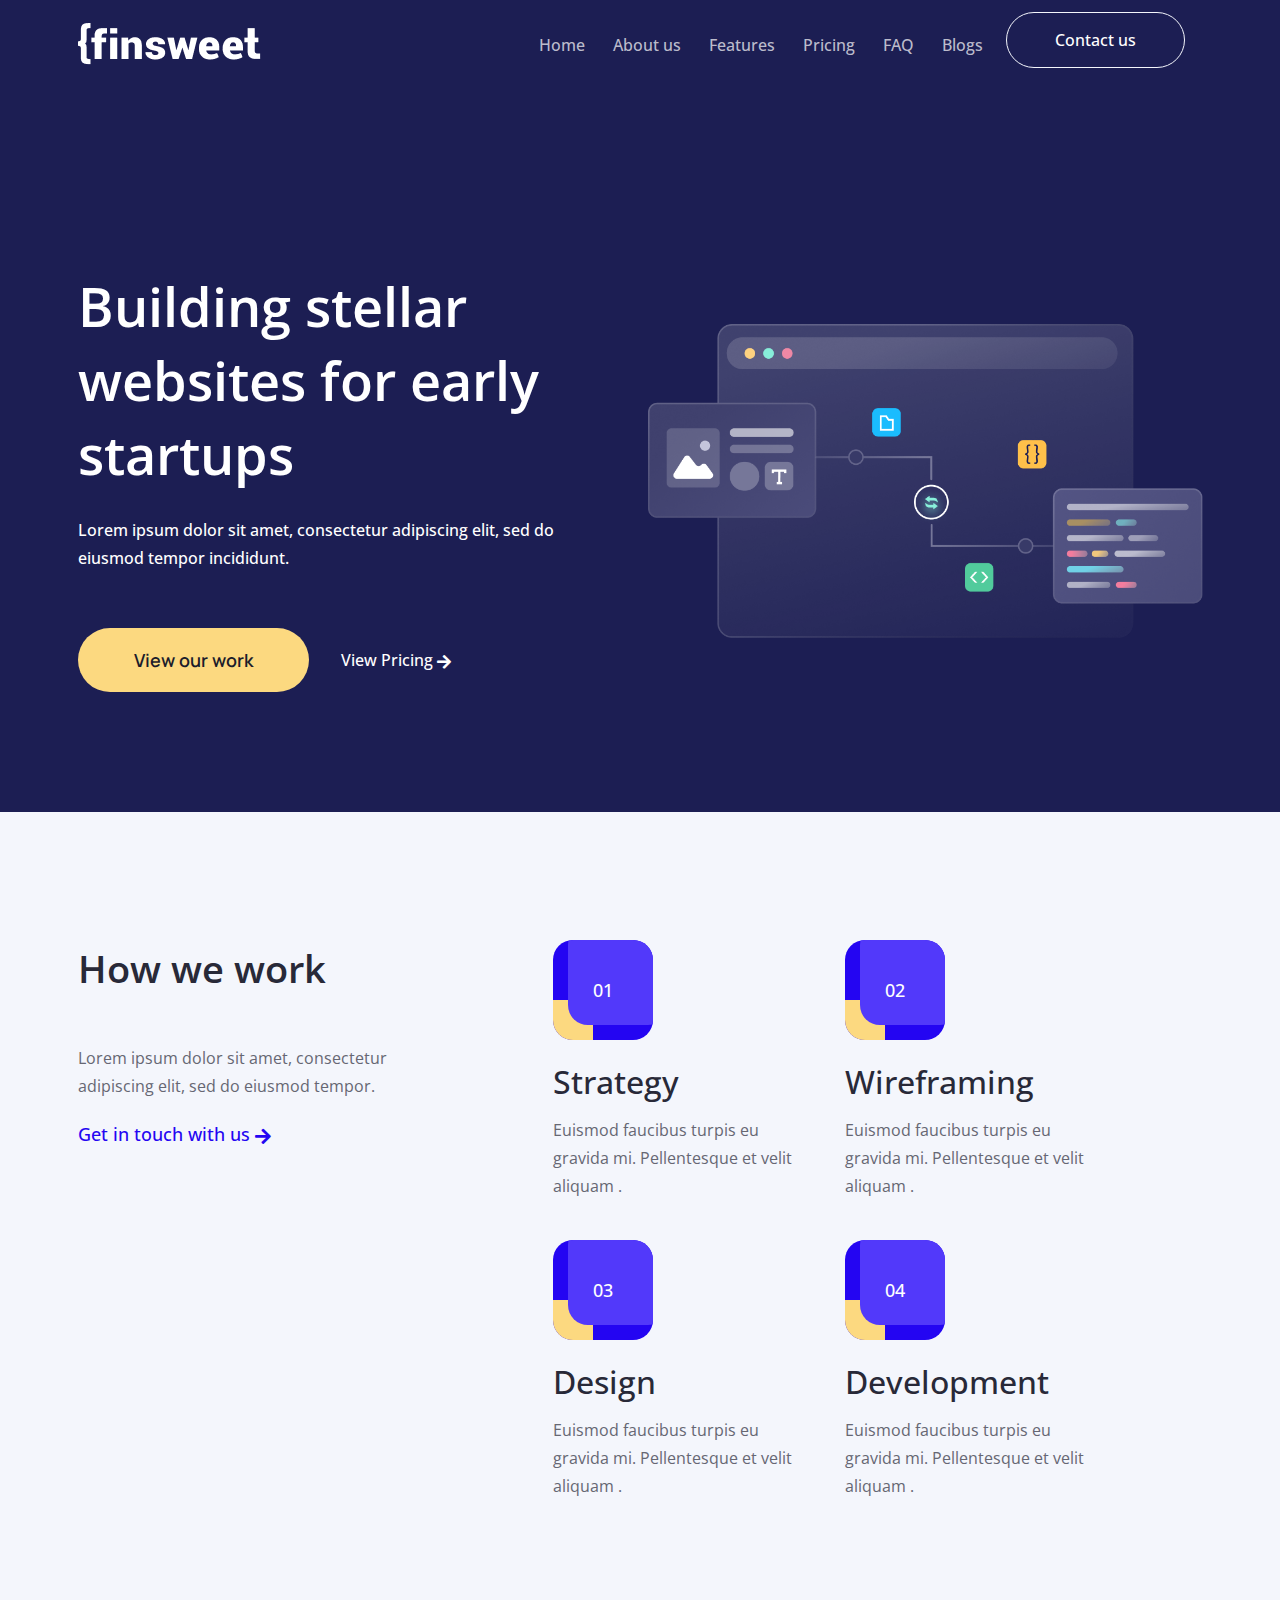
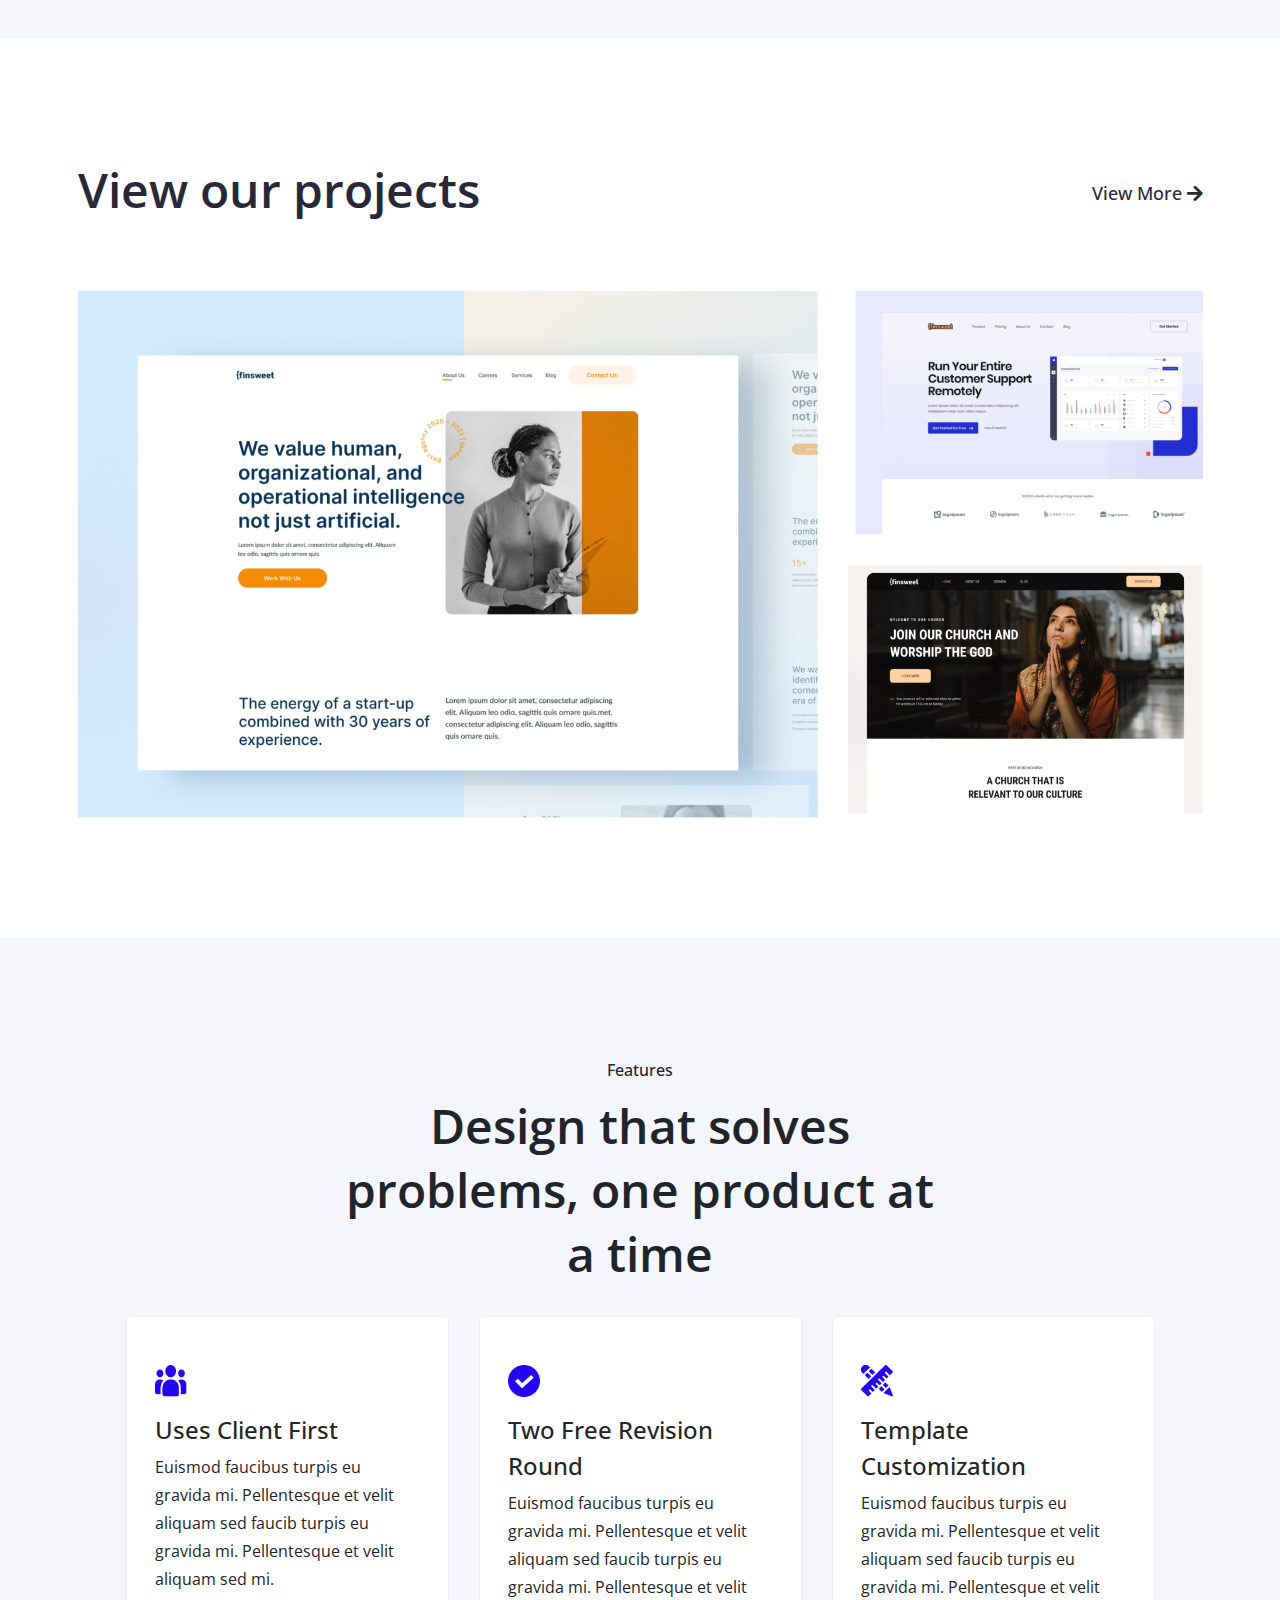
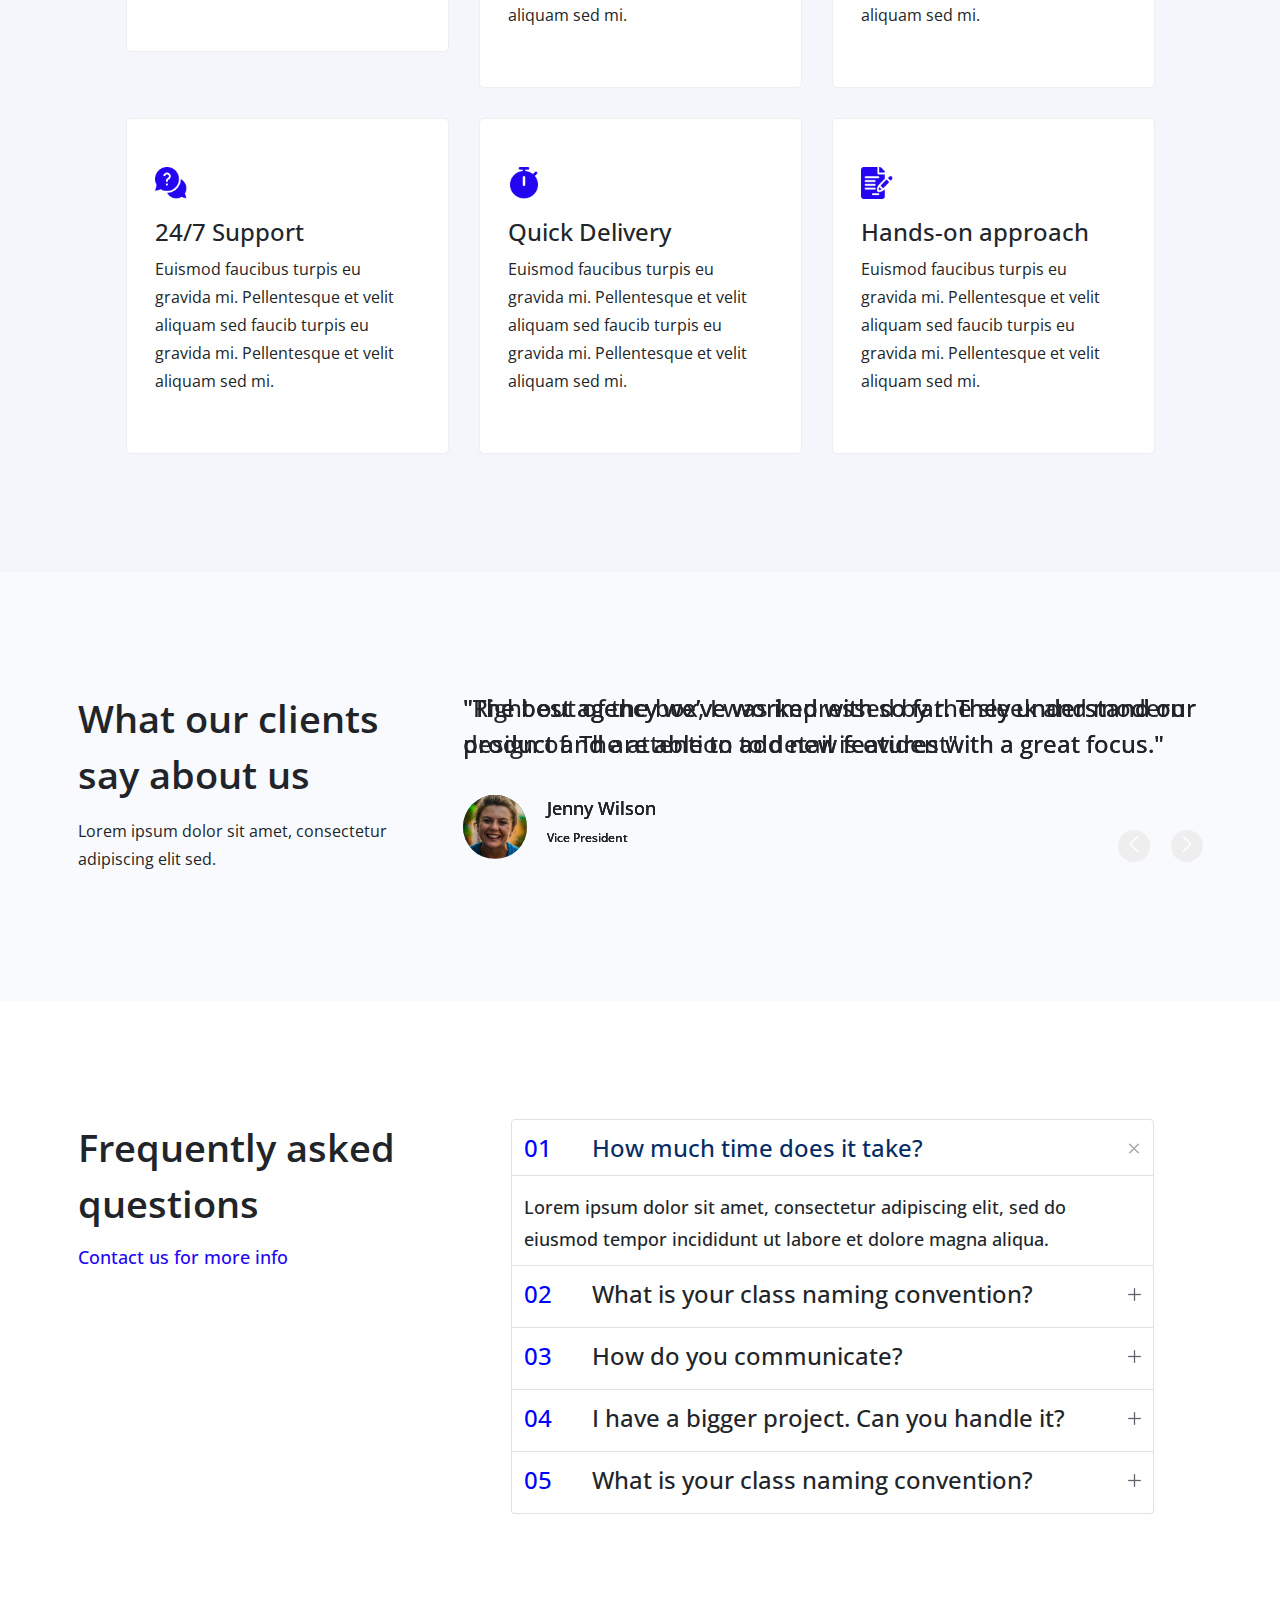
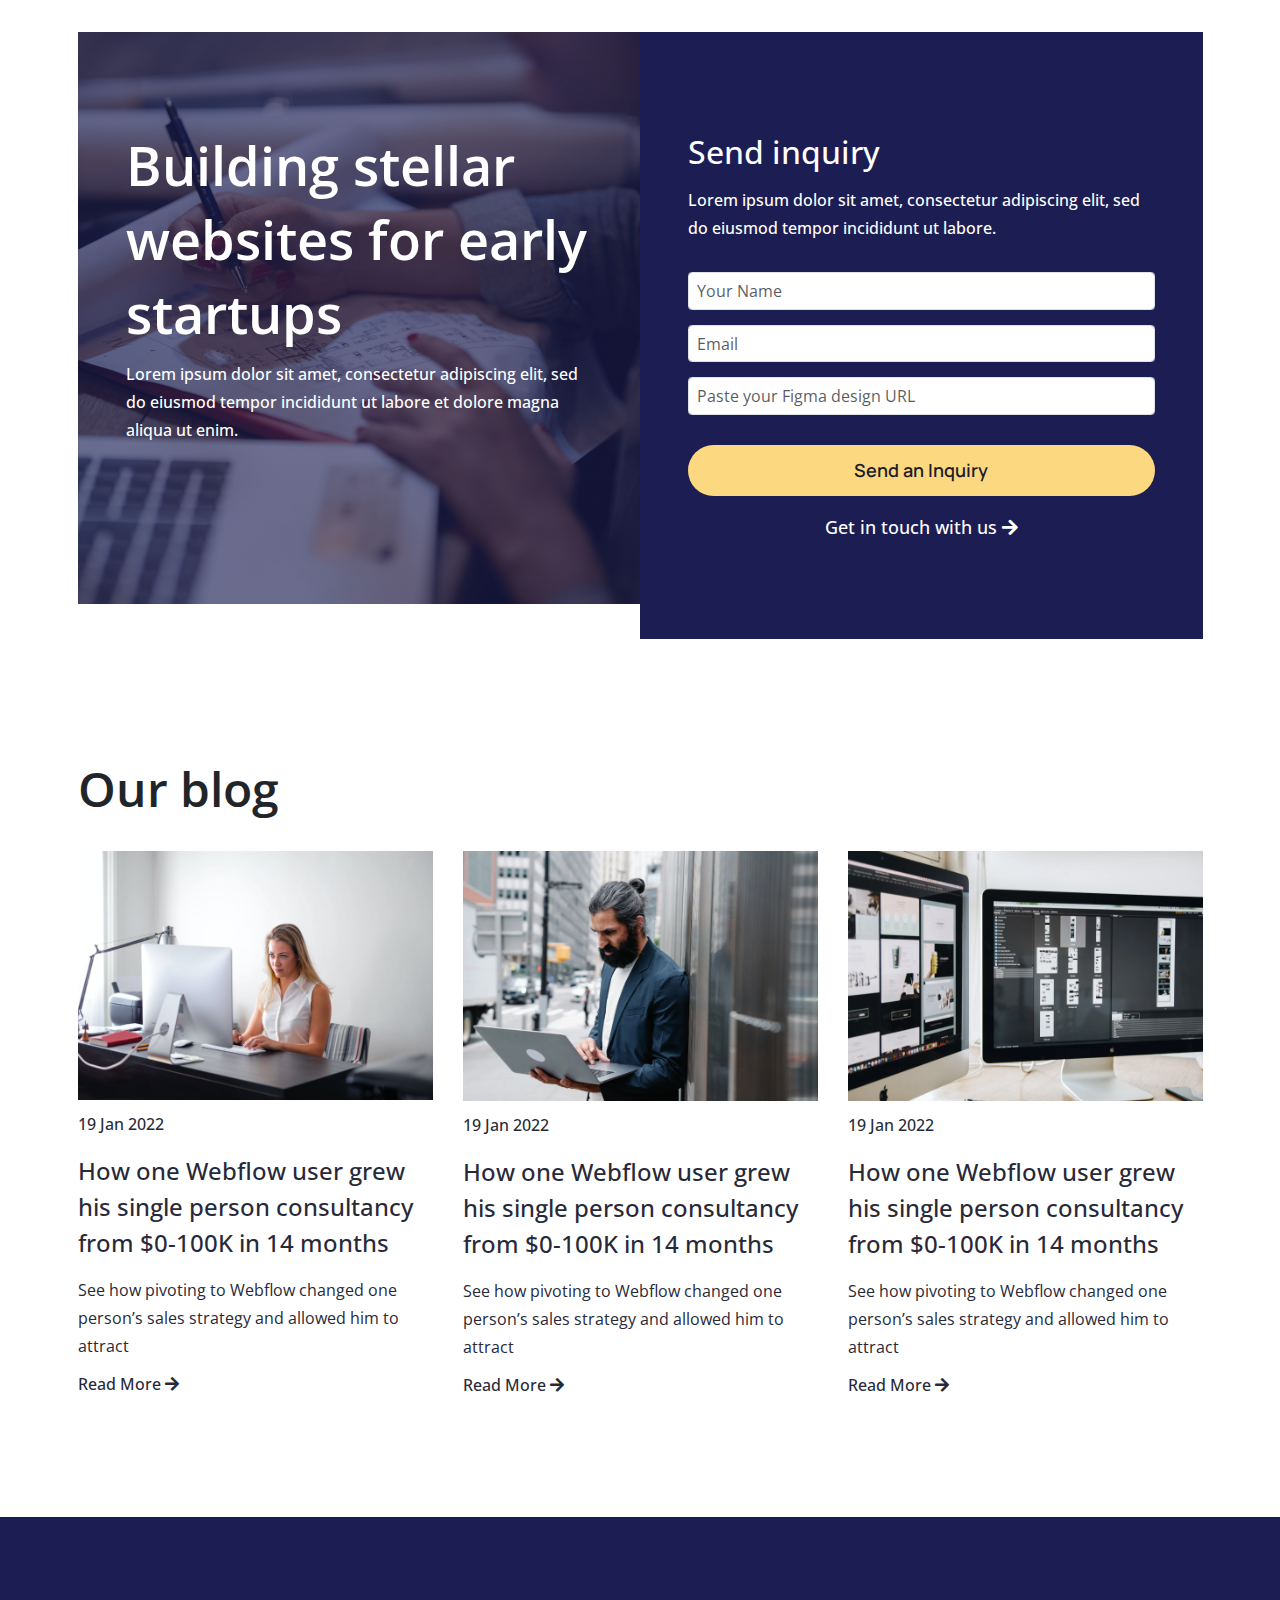
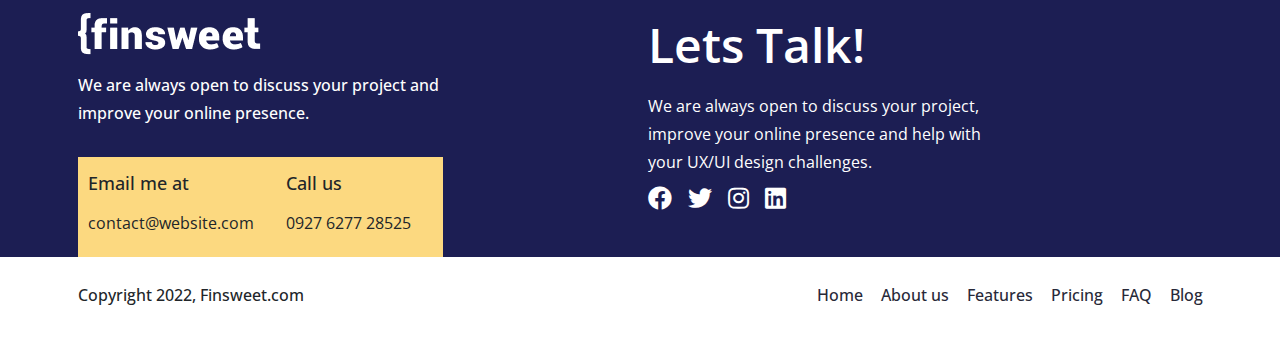
<file: index.html>
<!DOCTYPE html>
<html lang="en">
  <head>
    <meta charset="UTF-8" />
    <meta http-equiv="X-UA-Compatible" content="IE=edge" />
    <meta name="viewport" content="width=device-width, initial-scale=1.0" />
    <title>Finsweet</title>
    <link rel="preconnect" href="https://fonts.googleapis.com" />
    <link rel="preconnect" href="https://fonts.gstatic.com" crossorigin />
    <link
      href="https://fonts.googleapis.com/css2?family=Open+Sans:wght@400;500;600;700;800&family=Poppins:wght@300;400;500;600;700&display=swap"
      rel="stylesheet"
    />
    <link rel="preconnect" href="https://fonts.googleapis.com" />
    <link rel="preconnect" href="https://fonts.gstatic.com" crossorigin />
    <link
      href="https://fonts.googleapis.com/css2?family=Manrope:wght@300;400;500;600;700&family=Open+Sans:wght@400;500;600;700;800&display=swap"
      rel="stylesheet"
    />
    <link rel="stylesheet" href="./css/all.min.css" />
    <link rel="stylesheet" href="./css/bootstrap.min.css" />
    <link rel="stylesheet" href="./css/style.css" />
    <link rel="stylesheet" href="./css/utilities.css" />
  </head>
  <body>
    <nav class="navbar navbar-expand-lg header">
      <div class="container">
        <a class="navbar-brand" href="#">
          <img src="./images/logo.png" alt="logo" />
        </a>
        <button
          class="navbar-toggler"
          type="button"
          data-bs-toggle="collapse"
          data-bs-target="#navbarSupportedContent"
          aria-controls="navbarSupportedContent"
          aria-expanded="false"
          aria-label="Toggle navigation"
        >
          <span class="navbar-toggler-icon"></span>
        </button>
        <div class="collapse navbar-collapse" id="navbarSupportedContent">
          <ul class="navbar-nav ms-auto">
            <li class="nav-item">
              <a class="nav-link" href="#">Home</a>
            </li>
            <li class="nav-item">
              <a class="nav-link" href="./src/about.html">About us</a>
            </li>
            <li class="nav-item">
              <a class="nav-link" href="./src/feature.html">Features</a>
            </li>
            <li class="nav-item">
              <a class="nav-link" href="./src/price.html">Pricing</a>
            </li>
            <li class="nav-item">
              <a class="nav-link" href="#">FAQ</a>
            </li>
            <li class="nav-item">
              <a class="nav-link" href="./src/blog.html">Blogs</a>
            </li>
            <li class="nav-item">
              <a class="nav-btn" href="./src/contact.html">Contact us</a>
            </li>
          </ul>
        </div>
      </div>
    </nav>
    <section class="hero-section">
      <div class="container">
        <div class="row">
          <div class="col-lg-6">
            <div class="hero-text_box">
              <h1 class="h1 hero-text_primary white">
                Building stellar websites for early startups
              </h1>
              <p class="body-md white hero-text_description">
                Lorem ipsum dolor sit amet, consectetur adipiscing elit, sed do
                eiusmod tempor incididunt.
              </p>
              <div class="cta-box">
                <a href="#" class="cta-btn_primary">View our work</a>
                <a href="#" class="cta-btn_secondary"
                  >View Pricing
                  <span><i class="fas fa-arrow-right icon-arrow"></i></span
                ></a>
              </div>
            </div>
          </div>

          <div class="col-lg-6 align-self-center">
            <img
              src="./images/hero-image.png"
              alt="hero image"
              class="img-hero"
            />
          </div>
        </div>
      </div>
    </section>

    <section class="work-section section">
      <div class="container">
        <div class="row">
          <div class="col-lg-4">
            <div class="work-text_box">
              <p class="work-title h3">How we work</p>
              <p class="work-description body-sm">
                Lorem ipsum dolor sit amet, consectetur adipiscing elit, sed do
                eiusmod tempor.
              </p>
              <a href="#" class="work-link label-md"
                >Get in touch with us
                <span>
                  <i
                    class="fas fa-arrow-right icon-arrow icon-arrow_work"
                  ></i> </span
              ></a>
            </div>
          </div>
          <div class="col-lg-6 mx-auto">
            <div class="row g-5">
              <div class="col-lg-6">
                <div class="box">
                  <span class="label-md white">01</span>
                </div>
                <h5 class="h5 box-title">Strategy</h5>
                <p class="body-sm box-description">
                  Euismod faucibus turpis eu gravida mi. Pellentesque et velit
                  aliquam .
                </p>
              </div>
              <div class="col-lg-6">
                <div class="box">
                  <span class="label-md white">02</span>
                </div>
                <h5 class="h5 box-title">Wireframing</h5>
                <p class="body-sm box-description">
                  Euismod faucibus turpis eu gravida mi. Pellentesque et velit
                  aliquam .
                </p>
              </div>
              <div class="col-lg-6">
                <div class="box">
                  <span class="label-md white">03</span>
                </div>
                <h5 class="h5 box-title">Design</h5>
                <p class="body-sm box-description">
                  Euismod faucibus turpis eu gravida mi. Pellentesque et velit
                  aliquam .
                </p>
              </div>
              <div class="col-lg-6">
                <div class="box">
                  <span class="label-md white">04</span>
                </div>
                <h5 class="h5 box-title">Development</h5>
                <p class="body-sm box-description">
                  Euismod faucibus turpis eu gravida mi. Pellentesque et velit
                  aliquam .
                </p>
              </div>
            </div>
          </div>
        </div>
      </div>
    </section>

    <section class="project-section section">
      <div class="container">
        <div class="project-title_box">
          <h2 class="h2 project-title">View our projects</h2>
          <a href="#" class="project-link label-md"
            >View More
            <span> <i class="fas fa-arrow-right icon-arrow_project"></i> </span
          ></a>
        </div>
        <div class="row g-5">
          <div class="col-lg-8">
            <div class="project-img_box">
              <img
                src="./images/project-1.png"
                alt="project-1 image"
                class="project-img"
              />
              <span class="img-overlay_box-large">
                <h6 class="h6 white overlay-title">
                  Workhub office Webflow Webflow Design
                </h6>
                <p class="body-md white">
                  Euismod faucibus turpis eu gravida mi. Pellentesque et velit
                  aliquam
                </p>
                <a href="#" class="overlay-link label-md"
                  >View portfolio
                  <span>
                    <i class="fas fa-arrow-right icon-arrow_overlay"></i>
                  </span>
                </a>
              </span>
            </div>
          </div>
          <div class="col-lg-4">
            <div class="row g-5">
              <div class="col-lg-12">
                <div class="project-img_box-1">
                  <img
                    src="./images/project-2.png"
                    alt="project image"
                    class="project-img"
                  />
                  <span class="img-overlay_box">
                    <h6 class="h6 white overlay-title">
                      Unisaas Website Design
                    </h6>
                    <a href="#" class="overlay-link label-md"
                      >View portfolio
                      <span>
                        <i class="fas fa-arrow-right icon-arrow_overlay"></i>
                      </span>
                    </a>
                  </span>
                </div>
              </div>
              <div class="col-lg-12">
                <div class="project-img_box-1">
                  <img
                    src="./images/project-3.png"
                    alt="project image"
                    class="project-img"
                  />
                  <span class="img-overlay_box">
                    <h6 class="h6 white overlay-title">
                      Unisaas Website Design
                    </h6>
                    <a href="#" class="overlay-link label-md"
                      >View portfolio
                      <span>
                        <i class="fas fa-arrow-right icon-arrow_overlay"></i>
                      </span>
                    </a>
                  </span>
                </div>
              </div>
            </div>
          </div>
        </div>
      </div>
    </section>

    <section class="features-section section">
      <div class="container">
        <div class="row">
          <div class="col-lg-7 mx-auto text-center">
            <p class="body-md mb-3">Features</p>
            <h2 class="h2 mb-5">
              Design that solves problems, one product at a time
            </h2>
          </div>
        </div>
        <div class="row g-5">
          <div class="col-lg-4">
            <div class="features-box">
              <img
                src="./images/icon-client.png"
                alt="icon client"
                class="features-icon mb-4"
              />
              <h6 class="h6 mb-2">Uses Client First</h6>
              <p class="body-sm">
                Euismod faucibus turpis eu gravida mi. Pellentesque et velit
                aliquam sed faucib turpis eu gravida mi. Pellentesque et velit
                aliquam sed mi.
              </p>
            </div>
          </div>
          <div class="col-lg-4">
            <div class="features-box">
              <img
                src="./images/icon-round.png"
                alt="icon client"
                class="features-icon mb-4"
              />
              <h6 class="h6 mb-2">Two Free Revision Round</h6>
              <p class="body-sm">
                Euismod faucibus turpis eu gravida mi. Pellentesque et velit
                aliquam sed faucib turpis eu gravida mi. Pellentesque et velit
                aliquam sed mi.
              </p>
            </div>
          </div>
          <div class="col-lg-4">
            <div class="features-box">
              <img
                src="./images/icon-customization.png"
                alt="icon client"
                class="features-icon mb-4"
              />
              <h6 class="h6 mb-2">Template Customization</h6>
              <p class="body-sm">
                Euismod faucibus turpis eu gravida mi. Pellentesque et velit
                aliquam sed faucib turpis eu gravida mi. Pellentesque et velit
                aliquam sed mi.
              </p>
            </div>
          </div>
          <div class="col-lg-4">
            <div class="features-box">
              <img
                src="./images/icon-support.png"
                alt="icon client"
                class="features-icon mb-4"
              />
              <h6 class="h6 mb-2">24/7 Support</h6>
              <p class="body-sm">
                Euismod faucibus turpis eu gravida mi. Pellentesque et velit
                aliquam sed faucib turpis eu gravida mi. Pellentesque et velit
                aliquam sed mi.
              </p>
            </div>
          </div>
          <div class="col-lg-4">
            <div class="features-box">
              <img
                src="./images/icon-time.png"
                alt="icon client"
                class="features-icon mb-4"
              />
              <h6 class="h6 mb-2">Quick Delivery</h6>
              <p class="body-sm">
                Euismod faucibus turpis eu gravida mi. Pellentesque et velit
                aliquam sed faucib turpis eu gravida mi. Pellentesque et velit
                aliquam sed mi.
              </p>
            </div>
          </div>
          <div class="col-lg-4">
            <div class="features-box">
              <img
                src="./images/icon-approach.png"
                alt="icon client"
                class="features-icon mb-4"
              />
              <h6 class="h6 mb-2">Hands-on approach</h6>
              <p class="body-sm">
                Euismod faucibus turpis eu gravida mi. Pellentesque et velit
                aliquam sed faucib turpis eu gravida mi. Pellentesque et velit
                aliquam sed mi.
              </p>
            </div>
          </div>
        </div>
      </div>
    </section>

    <section class="testimonial-section section">
      <div class="container">
        <div class="row g-5">
          <div class="col-lg-4">
            <h3 class="h3 mb-4">What our clients say about us</h3>
            <p class="body-sm">
              Lorem ipsum dolor sit amet, consectetur adipiscing elit sed.
            </p>
          </div>
          <div class="col-lg-8">
            <div
              id="carouselExampleControls"
              class="carousel slide position-relative"
              data-bs-ride="carousel"
            >
              <div class="carousel-inner">
                <div class="carousel-item active">
                  <h6 class="h6 mb-5">
                    "The best agency we’ve worked with so far. They understand
                    our product and are able to add new features with a great
                    focus."
                  </h6>

                  <div class="user-box">
                    <img
                      src="./images/avatar-3.png"
                      alt="avatar"
                      class="avatar"
                    />
                    <div class="user-info">
                      <p class="label-md">Jenny Wilson</p>
                      <p class="label-xsm">Vice President</p>
                    </div>
                  </div>
                </div>
                <div class="carousel-item active">
                  <h6 class="h6 mb-5">
                    "Right out of the box, I was impressed by the sleek and
                    modern design of. The attention to detail is evident"
                  </h6>

                  <div class="user-box">
                    <img
                      src="./images/avatar.png"
                      alt="avatar"
                      class="avatar"
                    />
                    <div class="user-info">
                      <p class="label-md">Jenny Wilson</p>
                      <p class="label-xsm">Vice President</p>
                    </div>
                  </div>
                </div>
                <div class="carousel-item active">
                  <h6 class="h6 mb-5">
                    "The best agency we’ve worked with so far. They understand
                    our product and are able to add new features with a great
                    focus."
                  </h6>

                  <div class="user-box">
                    <img
                      src="./images/avatar-1.png"
                      alt="avatar"
                      class="avatar"
                    />
                    <div class="user-info">
                      <p class="label-md">Jenny Wilson</p>
                      <p class="label-xsm">Vice President</p>
                    </div>
                  </div>
                </div>
                <div class="btn-box position-absolute end-0 bottom-0">
                  <button
                    class="btn-carosel"
                    type="button"
                    data-bs-target="#carouselExampleControls"
                    data-bs-slide="prev"
                  >
                    <span
                      class="carousel-control-prev-icon"
                      aria-hidden="true"
                    ></span>
                    <span class="visually-hidden">Previous</span>
                  </button>
                  <button
                    class="btn-carosel"
                    type="button"
                    data-bs-target="#carouselExampleControls"
                    data-bs-slide="next"
                  >
                    <span
                      class="carousel-control-next-icon"
                      aria-hidden="true"
                    ></span>
                    <span class="visually-hidden">Next</span>
                  </button>
                </div>
              </div>
            </div>
          </div>
        </div>
      </div>
    </section>

    <section class="faq-section section">
      <div class="container">
        <div class="row g-5">
          <div class="col-lg-4">
            <h3 class="h3 mb-3">Frequently asked questions</h3>
            <p class="label-md blue">Contact us for more info</p>
          </div>
          <div class="col-lg-7 mx-auto">
            <div class="accordion" id="accordionExample">
              <div class="accordion-item">
                <h2 class="accordion-header" id="headingOne">
                  <button
                    class="accordion-button h6"
                    type="button"
                    data-bs-toggle="collapse"
                    data-bs-target="#collapseOne"
                    aria-expanded="true"
                    aria-controls="collapseOne"
                  >
                    <span class="accordian-number">01</span>How much time does
                    it take?
                  </button>
                </h2>
                <div
                  id="collapseOne"
                  class="accordion-collapse collapse show"
                  aria-labelledby="headingOne"
                  data-bs-parent="#accordionExample"
                >
                  <div class="accordion-body label-md">
                    Lorem ipsum dolor sit amet, consectetur adipiscing elit, sed
                    do eiusmod tempor incididunt ut labore et dolore magna
                    aliqua.
                  </div>
                </div>
              </div>
              <div class="accordion-item">
                <h2 class="accordion-header" id="headingTwo">
                  <button
                    class="accordion-button collapsed h6"
                    type="button"
                    data-bs-toggle="collapse"
                    data-bs-target="#collapseTwo"
                    aria-expanded="false"
                    aria-controls="collapseTwo"
                  >
                    <span class="accordian-number">02</span>What is your class
                    naming convention?
                  </button>
                </h2>
                <div
                  id="collapseTwo"
                  class="accordion-collapse collapse"
                  aria-labelledby="headingTwo"
                  data-bs-parent="#accordionExample"
                >
                  <div class="accordion-body label-md">
                    Lorem ipsum dolor sit amet, consectetur adipiscing elit, sed
                    do eiusmod tempor incididunt ut labore et dolore magna
                    aliqua.
                  </div>
                </div>
              </div>
              <div class="accordion-item">
                <h2 class="accordion-header" id="headingThree">
                  <button
                    class="accordion-button collapsed h6"
                    type="button"
                    data-bs-toggle="collapse"
                    data-bs-target="#collapseThree"
                    aria-expanded="false"
                    aria-controls="collapseThree"
                  >
                    <span class="accordian-number">03</span> How do you
                    communicate?
                  </button>
                </h2>
                <div
                  id="collapseThree"
                  class="accordion-collapse collapse"
                  aria-labelledby="headingThree"
                  data-bs-parent="#accordionExample"
                >
                  <div class="accordion-body label-md">
                    Lorem ipsum dolor sit amet, consectetur adipiscing elit, sed
                    do eiusmod tempor incididunt ut labore et dolore magna
                    aliqua.
                  </div>
                </div>
              </div>
              <div class="accordion-item">
                <h2 class="accordion-header" id="headingFour">
                  <button
                    class="accordion-button collapsed h6"
                    type="button"
                    data-bs-toggle="collapse"
                    data-bs-target="#collapseFour"
                    aria-expanded="false"
                    aria-controls="collapseFour"
                  >
                    <span class="accordian-number">04</span>I have a bigger
                    project. Can you handle it?
                  </button>
                </h2>
                <div
                  id="collapseFour"
                  class="accordion-collapse collapse"
                  aria-labelledby="headingFour"
                  data-bs-parent="#accordionExample"
                >
                  <div class="accordion-body label-md">
                    Lorem ipsum dolor sit amet, consectetur adipiscing elit, sed
                    do eiusmod tempor incididunt ut labore et dolore magna
                    aliqua.
                  </div>
                </div>
              </div>
              <div class="accordion-item">
                <h2 class="accordion-header" id="headingFive">
                  <button
                    class="accordion-button collapsed h6"
                    type="button"
                    data-bs-toggle="collapse"
                    data-bs-target="#collapseFive"
                    aria-expanded="false"
                    aria-controls="collapseFive"
                  >
                    <span class="accordian-number">05</span>What is your class
                    naming convention?
                  </button>
                </h2>
                <div
                  id="collapseFive"
                  class="accordion-collapse collapse"
                  aria-labelledby="headingFive"
                  data-bs-parent="#accordionExample"
                >
                  <div class="accordion-body label-md">
                    Lorem ipsum dolor sit amet, consectetur adipiscing elit, sed
                    do eiusmod tempor incididunt ut labore et dolore magna
                    aliqua.
                  </div>
                </div>
              </div>
            </div>
          </div>
        </div>
      </div>
    </section>

    <section class="contact-section section">
      <div class="container">
        <div class="row g-0">
          <div class="col-lg-6">
            <div class="contact-text_box">
              <h1 class="h1 white mb-3">
                Building stellar websites for early startups
              </h1>
              <p class="body-md white">
                Lorem ipsum dolor sit amet, consectetur adipiscing elit, sed do
                eiusmod tempor incididunt ut labore et dolore magna aliqua ut
                enim.
              </p>
            </div>
          </div>
          <div class="col-lg-6">
            <div class="contact-form_box">
              <h5 class="h5 white mb-3">Send inquiry</h5>
              <p class="body-md white mb-5">
                Lorem ipsum dolor sit amet, consectetur adipiscing elit, sed do
                eiusmod tempor incididunt ut labore.
              </p>
              <form action="#" class="">
                <div class="mb-4">
                  <input
                    type="text"
                    class="form-control form body-sm"
                    id="exampleFormControlInput1"
                    placeholder="Your Name"
                  />
                </div>
                <div class="mb-4">
                  <input
                    type="email"
                    class="form-control form body-sm"
                    id="exampleFormControlInput1"
                    placeholder="Email"
                  />
                </div>
                <div class="mb-4">
                  <input
                    type="text"
                    class="form-control form body-sm"
                    id="exampleFormControlInput1"
                    placeholder="Paste your Figma design URL"
                  />
                </div>
                <div class="cta-btn_box">
                  <a href="#" class="cnt-btn_primary mt-5 mb-4"
                    >Send an Inquiry</a
                  >
                  <a href="#" class="cnt-link"
                    >Get in touch with us
                    <span>
                      <i
                        class="fas fa-arrow-right icon-arrow_contact"
                      ></i> </span
                  ></a>
                </div>
              </form>
            </div>
          </div>
        </div>
      </div>
    </section>

    <section class="blog-section section">
      <div class="container">
        <h2 class="h2 mb-5">Our blog</h2>
        <div class="row g-5">
          <div class="col-lg-4">
            <div class="blog-box_1">
              <div class="blog-img_box">
                <img
                  src="./images/blog-1.png"
                  alt="blog image"
                  class="blog-img"
                />
              </div>
              <p class="label-sm mt-3 mb-4 blog-date">19 Jan 2022</p>
              <p class="h6 blog-date mb-4">
                How one Webflow user grew his single person consultancy from
                $0-100K in 14 months
              </p>
              <p class="body-sm blog-date">
                See how pivoting to Webflow changed one person’s sales strategy
                and allowed him to attract
              </p>
              <a href="#" class="blog-link"
                >Read More
                <span>
                  <i class="fas fa-arrow-right icon-arrow_blog"></i>
                </span>
              </a>
            </div>
          </div>
          <div class="col-lg-4">
            <div class="blog-box_1">
              <div class="blog-img_box">
                <img
                  src="./images/blog-2.png"
                  alt="blog image"
                  class="blog-img"
                />
              </div>
              <p class="label-sm mt-3 mb-4 blog-date">19 Jan 2022</p>
              <p class="h6 blog-date mb-4">
                How one Webflow user grew his single person consultancy from
                $0-100K in 14 months
              </p>
              <p class="body-sm blog-date">
                See how pivoting to Webflow changed one person’s sales strategy
                and allowed him to attract
              </p>
              <a href="#" class="blog-link"
                >Read More
                <span>
                  <i class="fas fa-arrow-right icon-arrow_blog"></i>
                </span>
              </a>
            </div>
          </div>
          <div class="col-lg-4">
            <div class="blog-box_1">
              <div class="blog-img_box">
                <img
                  src="./images/blog-3.png"
                  alt="blog image"
                  class="blog-img"
                />
              </div>
              <p class="label-sm mt-3 mb-4 blog-date">19 Jan 2022</p>
              <p class="h6 blog-date mb-4">
                How one Webflow user grew his single person consultancy from
                $0-100K in 14 months
              </p>
              <p class="body-sm blog-date">
                See how pivoting to Webflow changed one person’s sales strategy
                and allowed him to attract
              </p>
              <a href="#" class="blog-link"
                >Read More
                <span>
                  <i class="fas fa-arrow-right icon-arrow_blog"></i>
                </span>
              </a>
            </div>
          </div>
        </div>
      </div>
    </section>
    <footer class="footer-section">
      <div class="container">
        <div class="row">
          <div class="col-lg-4">
            <div class="footer-left">
              <img src="./images/logo.png" alt="logo image" />
              <p class="body-md mt-4 white mb-5">
                We are always open to discuss your project and improve your
                online presence.
              </p>
              <div class="contact-box_footer">
                <div>
                  <p class="label-md">Email me at</p>
                  <p class="body-sm">contact@website.com</p>
                </div>
                <div>
                  <p class="label-md">Call us</p>
                  <p class="body-sm">0927 6277 28525</p>
                </div>
              </div>
            </div>
          </div>

          <div class="col-lg-4 mx-auto">
            <div class="footer-right">
              <h2 class="h2 white mb-4">Lets Talk!</h2>
              <p class="body-sm white">
                We are always open to discuss your project, improve your online
                presence and help with your UX/UI design challenges.
              </p>
              <div class="footer-icon_box">
                <i class="fab fa-facebook footer-icon"></i>
                <i class="fab fa-twitter footer-icon"></i>
                <i class="fab fa-instagram footer-icon"></i>
                <i class="fab fa-linkedin footer-icon"></i>
              </div>
            </div>
          </div>
        </div>
      </div>
    </footer>
    <div class="container">
      <div class="footer-last">
        <p class="body-md">Copyright 2022, Finsweet.com</p>
        <ul class="nav-items">
          <li><a href="#" class="nav-link_">Home</a></li>
          <li><a href="#" class="nav-link_">About us</a></li>
          <li><a href="#" class="nav-link_">Features</a></li>
          <li><a href="#" class="nav-link_">Pricing</a></li>
          <li><a href="#" class="nav-link_">FAQ</a></li>
          <li><a href="#" class="nav-link_">Blog</a></li>
        </ul>
      </div>
    </div>

    <script src="./js/bootstrap.bundle.min.js"></script>
    <!-- <script defer src="./js/script.js"></script> -->
  </body>
</html>
</file>
<file: css/style.css>
*,
*::after,
*::before {
  margin: 0;
  padding: 0;
  box-sizing: border-box;
}
html {
  font-size: 62.5%;
}
body {
  /* font-family: "Manrope", sans-serif; */
  font-family: "Open Sans", sans-serif;
}

/* --------------HERO SECTION----------- */

.hero-section {
  padding-top: 18rem;
  padding-bottom: 12rem;
  background-color: #1c1e53;
}
.hero-text_primary {
  margin-bottom: 2.5rem;
}

.hero-text_description {
  margin-bottom: 5.6rem;
  width: 51rem;
}
.cta-box {
  display: flex;
  align-items: center;
  gap: 3.2rem;
}
.cta-btn_primary:link,
.cta-btn_primary:visited {
  text-decoration: none;
  padding: 1.6rem 5.6rem;
  border-radius: 4rem;
  color: #1b1c2b;
  font-size: 1.8rem;
  font-weight: 600;
  line-height: 3.2rem;
  font-family: "Manrope", sans-serif;
  background-color: #fcd980;
  transition: all 0.2s;
}
.cta-btn_primary:hover,
.cta-btn_primary:active {
  color: #fff;
  box-shadow: 0 0.8rem 1rem rgba(255, 255, 255, 0.06);
}

.cta-btn_secondary:link,
.cta-btn_secondary:visited {
  color: #fff;
  font-size: 1.6rem;
  font-weight: 500;
  line-height: 2.8rem;
  text-decoration: none;
  transition: all 0.3s;
}
.cta-btn_secondary:hover,
.cta-btn_secondary:active {
  color: #fcd980;
}

.cta-btn_secondary:hover .icon-arrow {
  transform: translateX(5px);
  color: #fcd980;
}
.icon-arrow {
  color: #fff;
  vertical-align: middle;
  transition: all 0.3s;
}

.img-hero {
  width: 100%;
  animation: hero-img 5s linear infinite alternate;
}

@keyframes hero-img {
  0% {
    transform: translateY(50px);
  }

  100% {
    transform: translateY(-50px);
  }
}

/* ---------------WORK SECTION---------- */

.work-section {
  padding: 12.8rem 0;
  background-color: #f4f6fc;
}

.work-title {
  margin-bottom: 4.8rem;
  color: #282938;
}

.work-description {
  margin-bottom: 1.8rem;
  color: #666773;
}

.work-link:link,
.work-link:visited {
  color: #2405f2;
  text-decoration: none;
}
.work-link:hover,
.work-link:active {
  color: #2405f2;
}

.icon-arrow_work {
  color: #2405f2;
  transition: all 0.3s;
}
.work-link:hover .icon-arrow_work {
  transform: translateX(5px);
}

.box {
  width: 100px;
  height: 100px;
  border-radius: 20px;
  background: #2405f2;
  /* display: flex;
  justify-content: center;
  align-items: center; */
  color: #fff;
  font-size: 20px;
  position: relative;
  overflow: hidden;
  z-index: 1;
}

.box span {
  position: absolute;
  top: 50%;
  left: 50%;
  transform: translate(-50%, -50%);
  z-index: 99;
}
.box::after {
  content: "";
  position: absolute;
  display: inline-block;
  top: 60%;
  right: 60%;
  width: 100%;
  height: 100%;
  background-color: #fcd980;
  border-radius: 20px;
  z-index: 2;
}

.box::before {
  content: "";
  position: absolute;
  display: inline-block;
  left: 15%;
  bottom: 15%;
  width: 100%;
  height: 100%;
  background-color: #5239fa;
  border-radius: 20px;
  z-index: 3;
  /* transform: rotateX(45deg); */
}

.box-title {
  margin-top: 1.8rem;
  margin-bottom: 1rem;
  color: #282938;
}

.box-description {
  color: #666773;
}

/* ---------------PROJECT SECTION----------------- */

.project-section {
  padding: 12rem 0;
  background-color: #fff;
}
.project-title_box {
  display: flex;
  justify-content: space-between;
  align-items: center;
  margin-bottom: 6.4rem;
}
.project-title {
  /* margin-bottom: 6.4rem; */
  color: #282938;
}

.project-img {
  width: 100%;
  display: block;
  object-fit: cover;
}

.project-link:link,
.project-link:visited {
  text-decoration: none;
  color: #282938;
}
.project-link:hover,
.project-link:active {
  color: #282938;
}

.icon-arrow_project {
  color: #282938;
  transition: all 0.3s;
}

.project-link:hover .icon-arrow_project {
  transform: translateX(5px);
}

.project-img_box-1 {
  position: relative;
}

.img-overlay_box {
  position: absolute;
  top: 0;
  left: 0;
  width: 100%;
  height: 100%;
  background: linear-gradient(306deg, #1c1e53 0%, rgba(28, 30, 83, 0.42) 100%);
  padding: 10rem 3.6rem 4.5rem 5.6rem;
  transform: scale(0);
  transition: all 0.7s;
  /* transform-origin: left; */
}

.overlay-title {
  margin-bottom: 1rem;
}

.overlay-link:link,
.overlay-link:visited {
  color: #fcd980;
  text-decoration: none;
}

.overlay-link:hover,
.overlay-link:active {
  color: #fcd980;
}

.icon-arrow_overlay {
  color: #fcd980;
  transition: all 0.3s;
}

.overlay-link:hover .icon-arrow_overlay {
  transform: translateX(5px);
}

.project-img_box-1:hover .img-overlay_box {
  transform: scale(1);
}

.project-img_box {
  position: relative;
  overflow: hidden;
}

.img-overlay_box-large {
  position: absolute;
  top: 0;
  left: 0;
  width: 50%;
  height: 100%;
  background: linear-gradient(306deg, #1c1e53 0%, rgba(28, 30, 83, 0.42) 100%);
  padding: 10rem 3.6rem 4.5rem 5.6rem;
  padding: 30rem 4.5rem 8rem 4.5rem;
  transition: all 0.7s cubic-bezier(0.25, 1, 0.5, 1);

  transform: translateX(-100%);
}

.project-img_box:hover .img-overlay_box-large {
  transform: translate(0);
}

/* ---------------FEATURES SECTION------------------- */

.features-section {
  padding: 11.8rem;
  background-color: #f4f6fc;
}

.features-box {
  padding: 4.8rem 2.8rem;
  background-color: #fff;
  border: 1px solid #eee;
  border-radius: 5px;
}

.features-icon {
  width: 3.2rem;
  height: 3.2rem;
}
.features-box:hover .features-icon {
  animation: shaking 0.5s linear;
}

@keyframes shaking {
  0% {
    transform: rotate(15deg);
  }

  25% {
    transform: rotate(-15deg);
  }
  50% {
    transform: rotate(15deg);
  }
  75% {
    transform: rotate(-15deg);
  }

  100% {
    transform: rotate(0);
  }
}
/* -------------------TESTIMONIAL SECTION------------- */

.testimonial-section {
  padding: 11.8rem 0;
  background-color: #f9fafd;
}

.avatar {
  width: 6.4rem;
  height: 6.4rem;
  border-radius: 50%;
}

.user-box {
  display: flex;
  gap: 2rem;
  align-items: center;
}

.btn-carosel {
  border: none;
  width: 3.2rem;
  height: 3.2rem;
  border-radius: 50%;
  background: #eee;
}

.btn-carosel:not(:last-child) {
  margin-right: 1.8rem;
}

.btn-carosel:hover,
.btn-carosel:active {
  background-color: #5239fa;
}

/* ---------------FAQ SECTION------------------ */

.faq-section {
  padding: 11.8rem 0;
}

.blue {
  color: #2405f2;
}

/* ------------------CONTACT SECTION----------------- */

.contact-text_box {
  padding: 9.6rem 4.8rem 15rem 4.8rem;
  background-image: linear-gradient(#1c1e53a2, #1c1e53a2),
    url(/images/contact.jpg);
  background-size: cover;
  background-position: center;
}

.contact-form_box {
  padding: 9.6rem 4.8rem 9.6rem 4.8rem;
  background-color: #1c1e53;
}

.form {
  font-family: "Open Sans", sans-serif;
  color: #f4f6fc;
}

.cnt-btn_primary:link,
.cnt-btn_primary:visited {
  width: 100%;
  display: block;
  padding: 1.2rem;
  background-color: #fcd980;
  color: #1b1c2b;
  font-family: "Manrope", sans-serif;
  font-size: 1.8rem;
  font-weight: 600;
  /* line-height: 3.2rem; */
  text-decoration: none;
  border-radius: 4.1rem;
  text-align: center;
  transition: all 0.3s;
}
.cnt-btn_primary:hover,
.cnt-btn_primary:active {
  color: #fff;
}

.cnt-link:link,
.cnt-link:visited {
  color: #fff;
  font-size: 1.8rem;
  font-weight: 500;
  line-height: 3.2rem;
  display: inline-block;
  text-decoration: none;
  text-align: center;
}

.cnt-link:hover,
.cnt-link:active {
  color: #fff;
}

.icon-arrow_contact {
  color: #fff;
  transition: all 0.3s;
}

.cnt-link:hover .icon-arrow_contact {
  transform: translateX(5px);
}
.cta-btn_box {
  text-align: center;
}

/* ------------------BLOG SECTION------------ */

.blog-section {
  padding: 11.8rem 0;
  background-color: #fff;
}
.blog-img {
  width: 100%;
  display: block;
  object-fit: cover;
  transition: all 0.6s;
}

.blog-date {
  color: #282938;
}

.blog-link:link,
.blog-link:visited {
  color: #282938;
  text-decoration: none;
  font-size: 1.6rem;
  font-weight: 500;
  line-height: 2.8rem;
}
.blog-link:hover,
.blog-link:active {
  color: #282938;
}

.icon-arrow_blog {
  color: #282938;
}

.blog-img_box {
  overflow: hidden;
}

.blog-img_box:hover .blog-img {
  transform: scale(1.2) rotate(5deg);
}

/* ------------------FOOTER SECTION-------------- */

.footer-section {
  padding: 9.6rem 0 0 0;
  background-color: #1c1e53;
}

.contact-box_footer {
  background-color: #fcd980;
  padding: 1rem;
  display: flex;
  align-items: center;
  gap: 3.2rem;
}
.footer-icon_box {
  display: flex;
  gap: 1.6rem;
  align-items: center;
}
.footer-icon {
  color: #fff;
  font-size: 2.4rem;
}

.nav-items {
  list-style: none;
  display: flex;
  align-items: center;
  gap: 1.8rem;
}

.footer-last {
  background-color: #fff;
  display: flex;
  justify-content: space-between;
  align-items: center;
  padding: 2.4rem 0;
}
.nav-link_:link,
.nav-link_:visited {
  color: #282938;
  font-size: 1.6rem;
  font-weight: 500;
  line-height: 2.8rem;
  text-decoration: none;
}
.nav-link_:hover,
.nav-link_:active {
  color: #1c1e53;
}

/* -------------------HEADER SECTION----------- */

.nav-btn:link,
.nav-btn:visited {
  padding: 1.6rem 4.8rem;
  text-decoration: none;
  color: #fff;
  font-size: 1.6rem;
  font-weight: 500;
  line-height: 2.8rem;
  border: 1px solid #f4f6fc;
  border-radius: 4.1rem;
  transition: all 0.3s;
}
.nav-btn:hover,
.nav-btn:active {
  color: #1c1e53;
  background-color: #fff;
}

.navbar {
  background-color: #1c1e53;
  padding: 2rem 0;
}
.nav-item {
  margin-right: 1.8rem;
}
.nav-link:link,
.nav-link:visited {
  color: #bbbbcb;
  transition: all 0.3s;
  position: relative;
  font-size: 1.6rem;
  font-weight: 500;
  line-height: 2.8rem;
}

.nav-link:hover,
.nav-link:active {
  color: #fff;
}

.nav-link::after {
  content: "";
  display: inline-block;
  top: 0;
  left: 0;
  position: absolute;
  width: 100%;
  height: 1px;
  background-color: #fff;
  transform: scaleX(0);
  transition: all 0.3s;
  transform-origin: left;
}
.nav-link::before {
  content: "";
  display: inline-block;
  bottom: 0;
  left: 0;
  position: absolute;
  width: 100%;
  height: 1px;
  background-color: #fff;
  transition: all 0.3s;
  transform-origin: right;
  transform: scaleX(0);
}

.nav-link:hover::after {
  transform: scaleX(1);
}
.nav-link:hover::before {
  transform: scaleX(1);
}
.sticky {
  position: fixed;
  width: 100%;
  background-color: #1c1e53;
  z-index: 999;
}
</file>
<file: css/utilities.css>
.h1 {
  font-size: 5.4rem;
  font-weight: 600;
  line-height: 7.4rem;
}
.h2 {
  font-size: 4.8rem;
  font-weight: 600;
  line-height: 6.4rem;
}
.h3 {
  font-size: 3.8rem;
  font-weight: 600;
  line-height: 5.6rem;
}
.h4 {
  font-size: 3.6rem;
  font-weight: 500;
  line-height: 5.6rem;
}
.h5 {
  font-size: 3.2rem;
  font-weight: 500;
  line-height: 4.8rem;
}
.h6 {
  font-size: 2.4rem;
  font-weight: 500;
  line-height: 3.6rem;
}

.label-md {
  font-size: 1.8rem;
  font-weight: 500;
  line-height: 3.2rem;
}

.label-sm {
  font-size: 1.6rem;
  font-weight: 500;
  line-height: 2.8rem;
}
.label-sm span{
  font-weight: 600;
}
.label-xsm {
  font-size: 1.2rem;
  font-weight: 500;
  line-height: 2.8rem;
  margin-top: -10px;
}

.body-sm {
  font-size: 1.6rem;
  font-weight: 400;
  line-height: 2.8rem;
}

.body-md {
  font-size: 1.6rem;
  font-weight: 500;
  line-height: 2.8rem;
}

.btn {
  text-decoration: none;
}

.white {
  color: #fff;
}

.dark-blue {
  color: #282938;
}
.blue {
  color: #2405f2;
}
.section {
  opacity: 1;
  transform: translateY(0);
  transition: all 1s;
}

.section-hidden {
  opacity: 0;
  transform: translateY(220px);
}
.accordion-button:focus {
  z-index: 3;
  border-color: transparent;
  outline: 0;
  box-shadow: var(--bs-accordion-btn-focus-box-shadow);
}
.accordion-button:not(.collapsed) {
  background-color: transparent;
}
/* .accordion-button::before {
  background-image: url(/images/cross-icon.png);
} */

.accordion {
  --bs-accordion-color: var(--bs-body-color);
  --bs-accordion-bg: var(--bs-body-bg);
  --bs-accordion-transition: color 0.15s ease-in-out,
    background-color 0.15s ease-in-out, border-color 0.15s ease-in-out,
    box-shadow 0.15s ease-in-out, border-radius 0.15s ease;
  /* --bs-accordion-border-width: var(--bs-border-width); */
  /* --bs-accordion-border-color: var(--bs-border-color); */

  /* --bs-accordion-border-radius: var(--bs-border-radius); */
  /* --bs-accordion-inner-border-radius: calc(
    var(--bs-border-radius) - (var(--bs-border-width))
  ); */
  --bs-accordion-btn-padding-x: 1.25rem;
  --bs-accordion-btn-padding-y: 1rem;
  --bs-accordion-btn-color: var(--bs-body-color);
  --bs-accordion-btn-bg: var(--bs-accordion-bg);
  --bs-accordion-btn-icon: url(../images/cross-icon.png);
  --bs-accordion-btn-icon-width: 1.25rem;
  --bs-accordion-btn-icon-transform: rotate(90deg);
  --bs-accordion-btn-icon-transition: transform 0.2s ease-in-out;
  --bs-accordion-btn-active-icon: url(../images/cross-icon.png);
  /* --bs-accordion-btn-focus-border-color: #86b7fe; */
  --bs-accordion-btn-focus-box-shadow: 0 0 0 0 rgba(13, 110, 253, 1);
  --bs-accordion-body-padding-x: 1.25rem;
  --bs-accordion-body-padding-y: 1rem;
  /* --bs-accordion-active-color: var(--bs-primary-text-emphasis); */
  /* --bs-accordion-active-bg: var(--bs-primary-bg-subtle); */
}
.accordion-button::after {
  background-image: url(../images/plus-icon.png);
}

.accordian-number {
  margin-right: 40px;
  color: blue;
}

@media (min-width: 87.5em) {
  .contact-form_box {
    padding: 9.6rem 4.8rem 3.4rem 4.8rem;
  }
}
</file>
